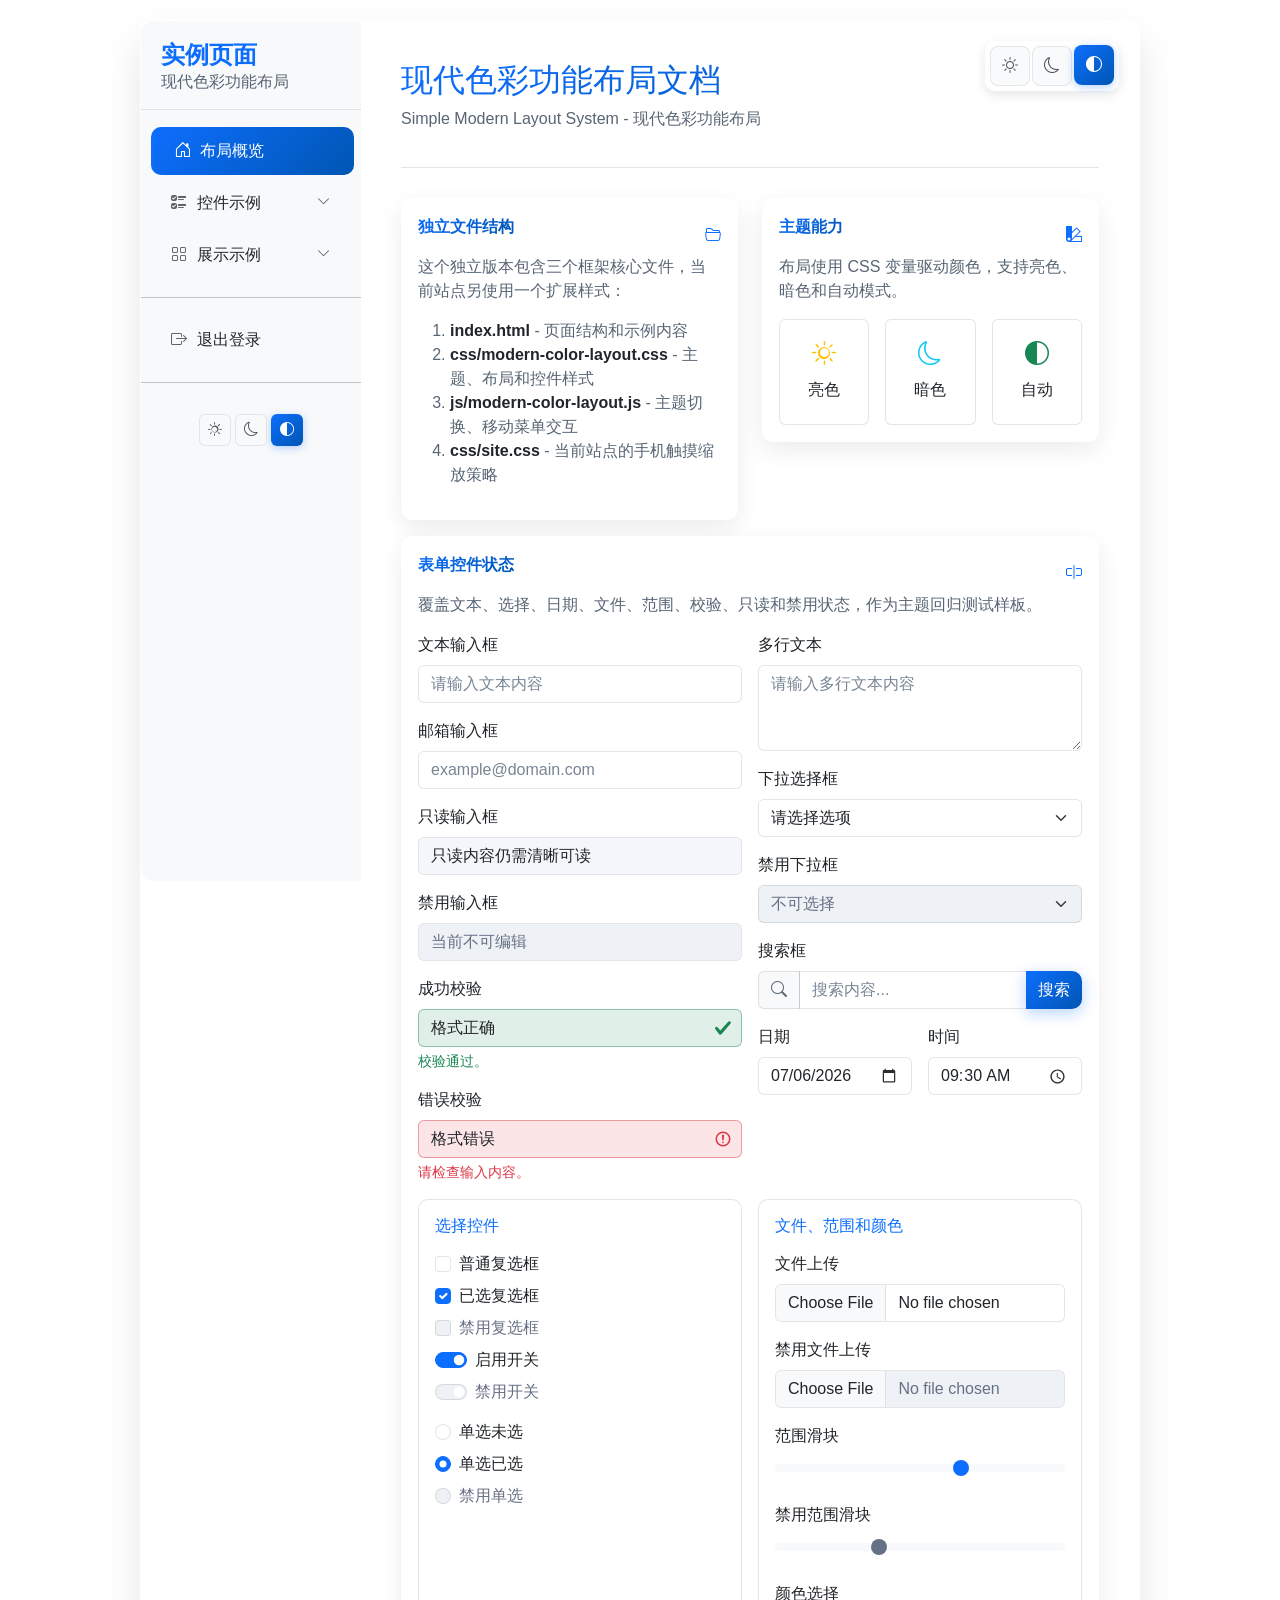
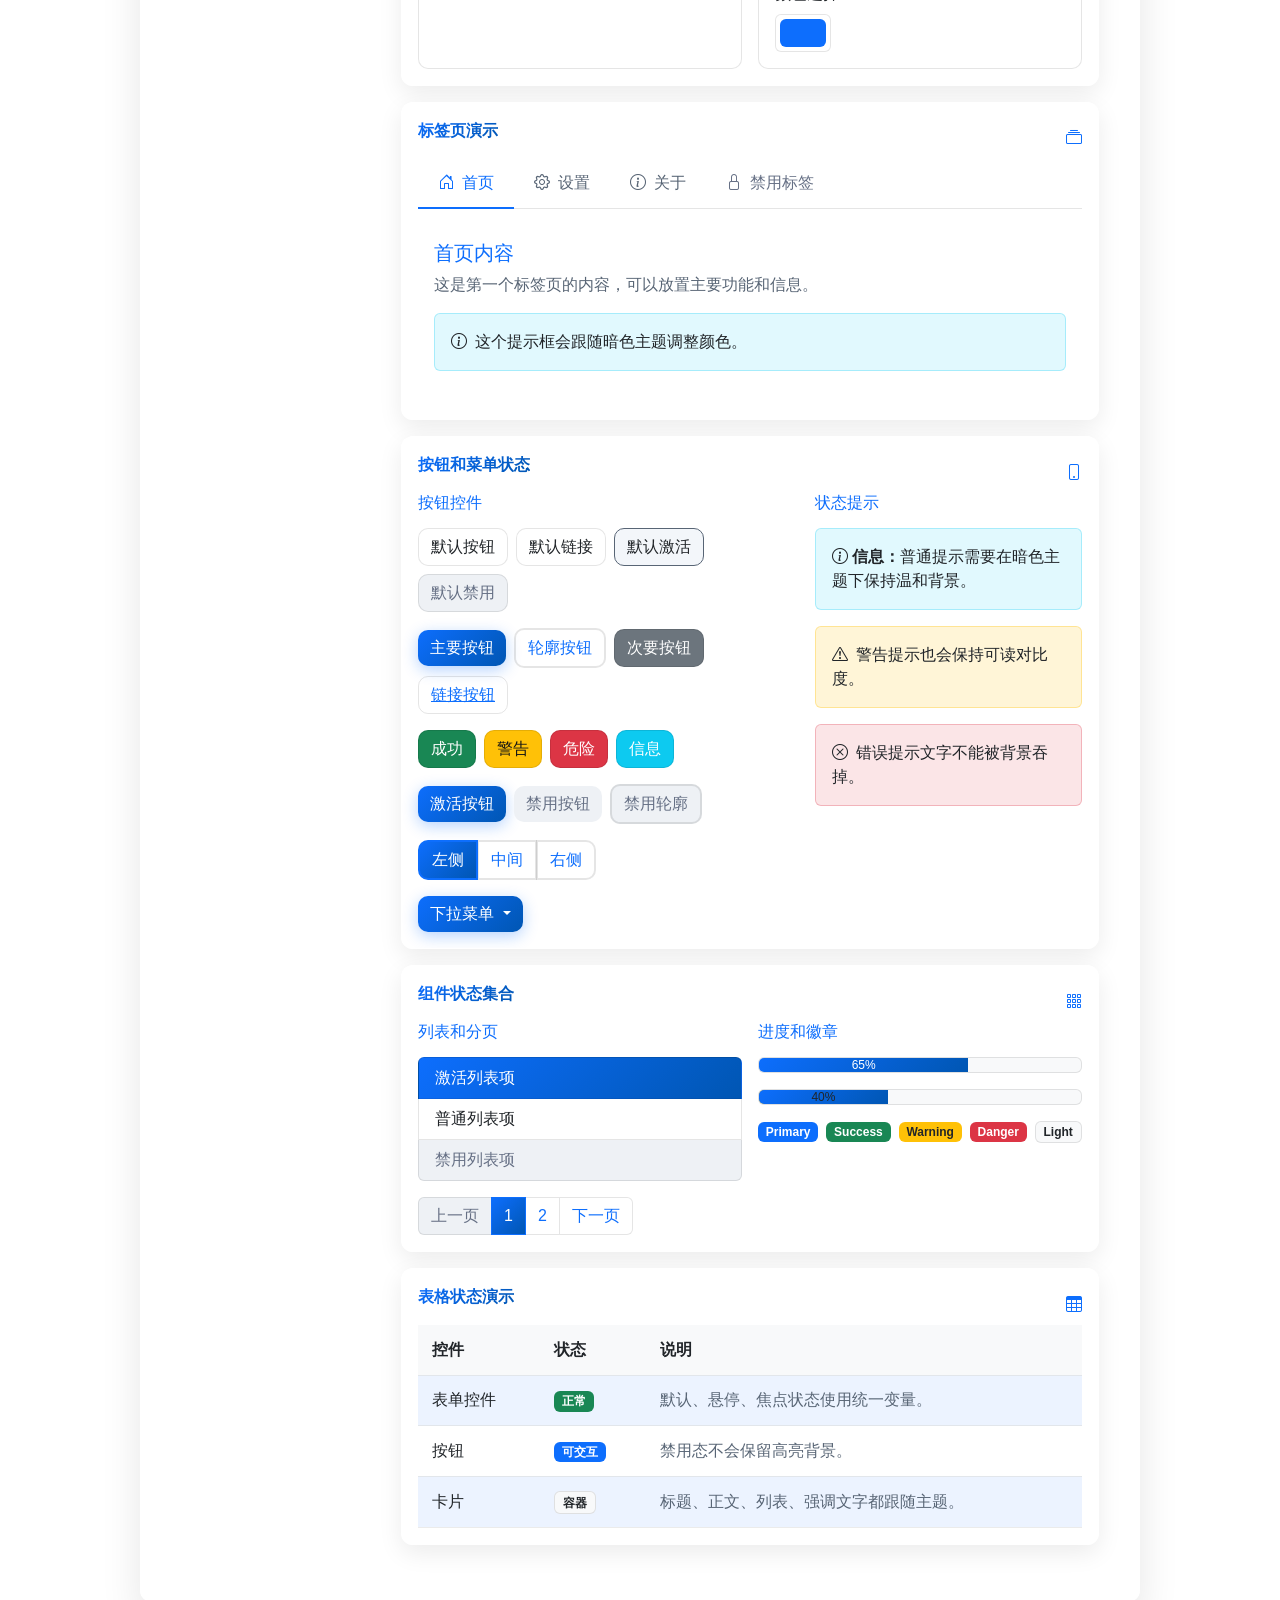
<file: index.html>
﻿<!doctype html>
<html lang="zh-CN">
<head>
    <meta charset="utf-8">
    <meta name="viewport" content="width=device-width, initial-scale=1.0, minimum-scale=1.0, maximum-scale=1.0, user-scalable=no">
    <title>Modern Color Layout Demo</title>
    <link href="https://cdn.jsdelivr.net/npm/bootstrap@5.3.3/dist/css/bootstrap.min.css" rel="stylesheet">
    <link href="https://cdn.jsdelivr.net/npm/bootstrap-icons@1.11.3/font/bootstrap-icons.min.css" rel="stylesheet">
    <link href="css/modern-color-layout.css?v=18" rel="stylesheet">
    <link href="css/site.css?v=1" rel="stylesheet">
</head>
<body>
    <div id="content">
        <div class="theme-toggle-group">
            <button class="theme-btn" data-theme="light" title="亮色模式" type="button">
                <i class="bi bi-sun"></i>
            </button>
            <button class="theme-btn" data-theme="dark" title="暗色模式" type="button">
                <i class="bi bi-moon"></i>
            </button>
            <button class="theme-btn" data-theme="auto" title="自动模式" type="button">
                <i class="bi bi-circle-half"></i>
            </button>
        </div>

        <button id="toggle-menu" class="btn btn-primary" type="button" aria-label="打开菜单">
            <i class="bi bi-list"></i>
        </button>

        <div class="content-wrapper">
            <nav id="menu" aria-label="主菜单">
                <div class="menu-header">
                    <h3>实例页面</h3>
                    <div class="text-secondary">现代色彩功能布局</div>
                </div>
                <a href="#overview" class="menu-item active">
                    <i class="bi bi-house-door"></i>布局概览
                </a>
                <div class="menu-group">
                    <button class="menu-item menu-submenu-toggle" type="button" aria-controls="controls-submenu">
                        <span><i class="bi bi-ui-checks"></i>控件示例</span>
                        <i class="bi bi-chevron-down menu-submenu-arrow"></i>
                    </button>
                    <div id="controls-submenu" class="menu-submenu">
                        <a href="#forms" class="menu-item">
                            <i class="bi bi-input-cursor"></i>表单控件
                        </a>
                        <a href="#tabs" class="menu-item">
                            <i class="bi bi-collection"></i>标签页
                        </a>
                        <a href="#buttons" class="menu-item">
                            <i class="bi bi-ui-checks-grid"></i>按钮控件
                        </a>
                    </div>
                </div>
                <div class="menu-group">
                    <button class="menu-item menu-submenu-toggle" type="button" aria-controls="display-submenu">
                        <span><i class="bi bi-grid"></i>展示示例</span>
                        <i class="bi bi-chevron-down menu-submenu-arrow"></i>
                    </button>
                    <div id="display-submenu" class="menu-submenu">
                        <a href="#components" class="menu-item">
                            <i class="bi bi-grid-3x3-gap"></i>组件状态
                        </a>
                        <a href="#data" class="menu-item">
                            <i class="bi bi-table"></i>数据展示
                        </a>
                    </div>
                </div>
                <hr>
                <a href="javascript:void(0);" class="menu-item">
                    <i class="bi bi-box-arrow-right"></i>退出登录
                </a>
                <hr>
                <div class="theme-menu-buttons">
                    <button class="theme-menu-btn" data-theme="light" title="亮色模式" type="button">
                        <i class="bi bi-sun"></i>
                    </button>
                    <button class="theme-menu-btn" data-theme="dark" title="暗色模式" type="button">
                        <i class="bi bi-moon"></i>
                    </button>
                    <button class="theme-menu-btn" data-theme="auto" title="自动模式" type="button">
                        <i class="bi bi-circle-half"></i>
                    </button>
                </div>
            </nav>

            <main class="content-main">
                <header id="overview" class="content-header">
                    <h1>现代色彩功能布局文档</h1>
                    <p class="text-secondary mt-2">Simple Modern Layout System - 现代色彩功能布局</p>
                </header>

                <section class="row">
                    <div class="col-md-6 pb-3">
                        <div class="card p-3" style="--animation-order: 1;">
                            <div class="d-flex justify-content-between align-items-center">
                                <div class="mb-3 b text-gradient">独立文件结构</div>
                                <i class="bi bi-folder2-open text-primary"></i>
                            </div>
                            <p class="text-secondary">这个独立版本包含三个框架核心文件，当前站点另使用一个扩展样式：</p>
                            <ol class="text-secondary">
                                <li><strong>index.html</strong> - 页面结构和示例内容</li>
                                <li><strong>css/modern-color-layout.css</strong> - 主题、布局和控件样式</li>
                                <li><strong>js/modern-color-layout.js</strong> - 主题切换、移动菜单交互</li>
                                <li><strong>css/site.css</strong> - 当前站点的手机触摸缩放策略</li>
                            </ol>
                        </div>
                    </div>

                    <div class="col-md-6 pb-3">
                        <div class="card p-3" style="--animation-order: 2;">
                            <div class="d-flex justify-content-between align-items-center">
                                <div class="mb-3 b text-gradient">主题能力</div>
                                <i class="bi bi-palette2 text-primary"></i>
                            </div>
                            <p class="text-secondary">布局使用 CSS 变量驱动颜色，支持亮色、暗色和自动模式。</p>
                            <div class="row g-3">
                                <div class="col-4">
                                    <div class="text-center p-3 border rounded">
                                        <i class="bi bi-sun text-warning" style="font-size: 1.5rem;"></i>
                                        <h6 class="mt-2">亮色</h6>
                                    </div>
                                </div>
                                <div class="col-4">
                                    <div class="text-center p-3 border rounded">
                                        <i class="bi bi-moon text-info" style="font-size: 1.5rem;"></i>
                                        <h6 class="mt-2">暗色</h6>
                                    </div>
                                </div>
                                <div class="col-4">
                                    <div class="text-center p-3 border rounded">
                                        <i class="bi bi-circle-half text-success" style="font-size: 1.5rem;"></i>
                                        <h6 class="mt-2">自动</h6>
                                    </div>
                                </div>
                            </div>
                        </div>
                    </div>
                </section>

                <section id="forms" class="pb-3">
                    <div class="card p-3" style="--animation-order: 3;">
                        <div class="d-flex justify-content-between align-items-center">
                            <div class="mb-3 b text-gradient">表单控件状态</div>
                            <i class="bi bi-input-cursor text-primary"></i>
                        </div>
                        <p class="text-secondary">覆盖文本、选择、日期、文件、范围、校验、只读和禁用状态，作为主题回归测试样板。</p>
                        <div class="row g-3">
                            <div class="col-lg-6">
                                <div class="mb-3">
                                    <label for="textInput" class="form-label">文本输入框</label>
                                    <input type="text" class="form-control" id="textInput" placeholder="请输入文本内容">
                                </div>
                                <div class="mb-3">
                                    <label for="emailInput" class="form-label">邮箱输入框</label>
                                    <input type="email" class="form-control" id="emailInput" placeholder="example@domain.com">
                                </div>
                                <div class="mb-3">
                                    <label for="readonlyInput" class="form-label">只读输入框</label>
                                    <input type="text" class="form-control" id="readonlyInput" value="只读内容仍需清晰可读" readonly>
                                </div>
                                <div class="mb-3">
                                    <label for="disabledInput" class="form-label">禁用输入框</label>
                                    <input type="text" class="form-control" id="disabledInput" value="当前不可编辑" disabled>
                                </div>
                                <div class="mb-3">
                                    <label for="validInput" class="form-label">成功校验</label>
                                    <input type="text" class="form-control is-valid" id="validInput" value="格式正确">
                                    <div class="valid-feedback">校验通过。</div>
                                </div>
                                <div>
                                    <label for="invalidInput" class="form-label">错误校验</label>
                                    <input type="text" class="form-control is-invalid" id="invalidInput" value="格式错误">
                                    <div class="invalid-feedback">请检查输入内容。</div>
                                </div>
                            </div>
                            <div class="col-lg-6">
                                <div class="mb-3">
                                    <label for="textareaInput" class="form-label">多行文本</label>
                                    <textarea class="form-control" id="textareaInput" rows="3" placeholder="请输入多行文本内容"></textarea>
                                </div>
                                <div class="mb-3">
                                    <label for="selectInput" class="form-label">下拉选择框</label>
                                    <select class="form-select" id="selectInput">
                                        <option value="">请选择选项</option>
                                        <option value="1">选项一</option>
                                        <option value="2">选项二</option>
                                        <option value="3">选项三</option>
                                    </select>
                                </div>
                                <div class="mb-3">
                                    <label for="selectDisabled" class="form-label">禁用下拉框</label>
                                    <select class="form-select" id="selectDisabled" disabled>
                                        <option>不可选择</option>
                                    </select>
                                </div>
                                <div class="mb-3">
                                    <label class="form-label">搜索框</label>
                                    <div class="input-group">
                                        <span class="input-group-text"><i class="bi bi-search"></i></span>
                                        <input type="text" class="form-control" placeholder="搜索内容...">
                                        <button class="btn btn-primary" type="button">
                                            搜索
                                        </button>
                                    </div>
                                </div>
                                <div class="row g-3">
                                    <div class="col-sm-6">
                                        <label for="dateInput" class="form-label">日期</label>
                                        <input type="date" class="form-control" id="dateInput" value="2026-07-06">
                                    </div>
                                    <div class="col-sm-6">
                                        <label for="timeInput" class="form-label">时间</label>
                                        <input type="time" class="form-control" id="timeInput" value="09:30">
                                    </div>
                                </div>
                            </div>
                            <div class="col-lg-6">
                                <div class="control-panel h-100">
                                    <h6 class="text-primary mb-3">选择控件</h6>
                                    <div class="form-check mb-2">
                                        <input class="form-check-input" type="checkbox" id="checkboxDefault">
                                        <label class="form-check-label" for="checkboxDefault">普通复选框</label>
                                    </div>
                                    <div class="form-check mb-2">
                                        <input class="form-check-input" type="checkbox" id="checkboxChecked" checked>
                                        <label class="form-check-label" for="checkboxChecked">已选复选框</label>
                                    </div>
                                    <div class="form-check mb-2">
                                        <input class="form-check-input" type="checkbox" id="checkboxDisabled" disabled>
                                        <label class="form-check-label" for="checkboxDisabled">禁用复选框</label>
                                    </div>
                                    <div class="form-check form-switch mb-2">
                                        <input class="form-check-input" type="checkbox" id="switch1" checked>
                                        <label class="form-check-label" for="switch1">启用开关</label>
                                    </div>
                                    <div class="form-check form-switch mb-3">
                                        <input class="form-check-input" type="checkbox" id="switchDisabled" checked disabled>
                                        <label class="form-check-label" for="switchDisabled">禁用开关</label>
                                    </div>
                                    <div class="form-check mb-2">
                                        <input class="form-check-input" type="radio" name="radioDemo" id="radioDefault">
                                        <label class="form-check-label" for="radioDefault">单选未选</label>
                                    </div>
                                    <div class="form-check mb-2">
                                        <input class="form-check-input" type="radio" name="radioDemo" id="radioChecked" checked>
                                        <label class="form-check-label" for="radioChecked">单选已选</label>
                                    </div>
                                    <div class="form-check">
                                        <input class="form-check-input" type="radio" name="radioDisabled" id="radioDisabled" disabled>
                                        <label class="form-check-label" for="radioDisabled">禁用单选</label>
                                    </div>
                                </div>
                            </div>
                            <div class="col-lg-6">
                                <div class="control-panel h-100">
                                    <h6 class="text-primary mb-3">文件、范围和颜色</h6>
                                    <div class="mb-3">
                                        <label for="fileInput" class="form-label">文件上传</label>
                                        <input class="form-control" type="file" id="fileInput">
                                    </div>
                                    <div class="mb-3">
                                        <label for="fileDisabled" class="form-label">禁用文件上传</label>
                                        <input class="form-control" type="file" id="fileDisabled" disabled>
                                    </div>
                                    <div class="mb-3">
                                        <label for="rangeInput" class="form-label">范围滑块</label>
                                        <input type="range" class="form-range" id="rangeInput" min="0" max="100" value="65">
                                    </div>
                                    <div class="mb-3">
                                        <label for="rangeDisabled" class="form-label">禁用范围滑块</label>
                                        <input type="range" class="form-range" id="rangeDisabled" min="0" max="100" value="35" disabled>
                                    </div>
                                    <label for="colorInput" class="form-label">颜色选择</label>
                                    <input type="color" class="form-control form-control-color" id="colorInput" value="#0d6efd" title="选择颜色">
                                </div>
                            </div>
                        </div>
                    </div>
                </section>

                <section id="tabs" class="pb-3">
                    <div class="card p-3" style="--animation-order: 4;">
                        <div class="d-flex justify-content-between align-items-center">
                            <div class="mb-3 b text-gradient">标签页演示</div>
                            <i class="bi bi-collection text-primary"></i>
                        </div>
                        <ul class="nav nav-tabs" id="demoTabs" role="tablist">
                            <li class="nav-item" role="presentation">
                                <button class="nav-link active" data-bs-toggle="tab" data-bs-target="#tab-home" type="button" role="tab">
                                    <i class="bi bi-house-door me-2"></i>首页
                                </button>
                            </li>
                            <li class="nav-item" role="presentation">
                                <button class="nav-link" data-bs-toggle="tab" data-bs-target="#tab-settings" type="button" role="tab">
                                    <i class="bi bi-gear me-2"></i>设置
                                </button>
                            </li>
                            <li class="nav-item" role="presentation">
                                <button class="nav-link" data-bs-toggle="tab" data-bs-target="#tab-about" type="button" role="tab">
                                    <i class="bi bi-info-circle me-2"></i>关于
                                </button>
                            </li>
                            <li class="nav-item" role="presentation">
                                <button class="nav-link" data-bs-toggle="tab" data-bs-target="#tab-disabled" type="button" role="tab" disabled>
                                    <i class="bi bi-lock me-2"></i>禁用标签
                                </button>
                            </li>
                        </ul>
                        <div class="tab-content mt-3">
                            <div class="tab-pane fade show active" id="tab-home" role="tabpanel">
                                <div class="p-3">
                                    <h5 class="text-primary">首页内容</h5>
                                    <p class="text-secondary">这是第一个标签页的内容，可以放置主要功能和信息。</p>
                                    <div class="alert alert-info">
                                        <i class="bi bi-info-circle me-2"></i>这个提示框会跟随暗色主题调整颜色。
                                    </div>
                                </div>
                            </div>
                            <div class="tab-pane fade" id="tab-settings" role="tabpanel">
                                <div class="p-3">
                                    <h5 class="text-primary">设置页面</h5>
                                    <div class="form-check form-switch mb-2">
                                        <input class="form-check-input" type="checkbox" id="setting1" checked>
                                        <label class="form-check-label" for="setting1">启用通知</label>
                                    </div>
                                    <div class="form-check form-switch mb-2">
                                        <input class="form-check-input" type="checkbox" id="setting2">
                                        <label class="form-check-label" for="setting2">调试模式</label>
                                    </div>
                                </div>
                            </div>
                            <div class="tab-pane fade" id="tab-about" role="tabpanel">
                                <div class="p-3">
                                    <h5 class="text-primary">关于页面</h5>
                                    <p class="text-secondary">这个独立版来自 Silmoon 模板项目的 ModernColorDemo 布局。</p>
                                    <div class="alert alert-success">
                                        <i class="bi bi-check-circle me-2"></i>Bootstrap 组件可直接继续使用。
                                    </div>
                                </div>
                            </div>
                            <div class="tab-pane fade" id="tab-disabled" role="tabpanel">
                                <div class="p-3">
                                    <h5 class="text-primary">禁用标签</h5>
                                    <p class="text-secondary">这个标签不可进入，用于检查禁用态。</p>
                                </div>
                            </div>
                        </div>
                    </div>
                </section>

                <section id="buttons" class="pb-3">
                    <div class="card p-3 glass-effect" style="--animation-order: 5;">
                        <div class="d-flex justify-content-between align-items-center">
                            <div class="mb-3 b text-gradient">按钮和菜单状态</div>
                            <i class="bi bi-phone text-primary"></i>
                        </div>
                        <div class="row g-3">
                            <div class="col-lg-7">
                                <h6 class="text-primary mb-3">按钮控件</h6>
                                <div class="control-row mb-3">
                                    <button type="button" class="btn">默认按钮</button>
                                    <a href="#buttons" class="btn">默认链接</a>
                                    <button type="button" class="btn active" aria-pressed="true">默认激活</button>
                                    <button type="button" class="btn" disabled>默认禁用</button>
                                </div>
                                <div class="control-row mb-3">
                                    <button type="button" class="btn btn-primary">主要按钮</button>
                                    <button type="button" class="btn btn-outline-primary">轮廓按钮</button>
                                    <button type="button" class="btn btn-secondary">次要按钮</button>
                                    <button type="button" class="btn btn-link">链接按钮</button>
                                </div>
                                <div class="control-row mb-3">
                                    <button type="button" class="btn btn-success">成功</button>
                                    <button type="button" class="btn btn-warning">警告</button>
                                    <button type="button" class="btn btn-danger">危险</button>
                                    <button type="button" class="btn btn-info">信息</button>
                                </div>
                                <div class="control-row mb-3">
                                    <button type="button" class="btn btn-primary active">激活按钮</button>
                                    <button type="button" class="btn btn-primary" disabled>禁用按钮</button>
                                    <button type="button" class="btn btn-outline-primary" disabled>禁用轮廓</button>
                                </div>
                                <div class="btn-group mb-3" role="group" aria-label="按钮组">
                                    <button type="button" class="btn btn-outline-primary active">左侧</button>
                                    <button type="button" class="btn btn-outline-primary">中间</button>
                                    <button type="button" class="btn btn-outline-primary">右侧</button>
                                </div>
                                <div class="dropdown">
                                    <button class="btn btn-primary dropdown-toggle" type="button" data-bs-toggle="dropdown" aria-expanded="false">
                                        下拉菜单
                                    </button>
                                    <ul class="dropdown-menu">
                                        <li><a class="dropdown-item active" href="#">当前操作</a></li>
                                        <li><a class="dropdown-item" href="#">普通操作</a></li>
                                        <li><a class="dropdown-item disabled" aria-disabled="true">禁用操作</a></li>
                                        <li><hr class="dropdown-divider"></li>
                                        <li><a class="dropdown-item" href="#">更多操作</a></li>
                                    </ul>
                                </div>
                            </div>
                            <div class="col-lg-5">
                                <h6 class="text-primary mb-3">状态提示</h6>
                                <div class="alert alert-info">
                                    <i class="bi bi-info-circle"></i>
                                    <strong>信息：</strong>普通提示需要在暗色主题下保持温和背景。
                                </div>
                                <div class="alert alert-warning">
                                    <i class="bi bi-exclamation-triangle me-2"></i>警告提示也会保持可读对比度。
                                </div>
                                <div class="alert alert-danger mb-0">
                                    <i class="bi bi-x-circle me-2"></i>错误提示文字不能被背景吞掉。
                                </div>
                            </div>
                        </div>
                    </div>
                </section>

                <section id="components" class="pb-3">
                    <div class="card p-3" style="--animation-order: 6;">
                        <div class="d-flex justify-content-between align-items-center">
                            <div class="mb-3 b text-gradient">组件状态集合</div>
                            <i class="bi bi-grid-3x3-gap text-primary"></i>
                        </div>
                        <div class="row g-3">
                            <div class="col-lg-6">
                                <h6 class="text-primary mb-3">列表和分页</h6>
                                <div class="list-group mb-3">
                                    <a href="#" class="list-group-item list-group-item-action active">激活列表项</a>
                                    <a href="#" class="list-group-item list-group-item-action">普通列表项</a>
                                    <a href="#" class="list-group-item list-group-item-action disabled" aria-disabled="true">禁用列表项</a>
                                </div>
                                <nav aria-label="分页示例">
                                    <ul class="pagination mb-0">
                                        <li class="page-item disabled"><a class="page-link">上一页</a></li>
                                        <li class="page-item active"><a class="page-link" href="#">1</a></li>
                                        <li class="page-item"><a class="page-link" href="#">2</a></li>
                                        <li class="page-item"><a class="page-link" href="#">下一页</a></li>
                                    </ul>
                                </nav>
                            </div>
                            <div class="col-lg-6">
                                <h6 class="text-primary mb-3">进度和徽章</h6>
                                <div class="progress mb-3" role="progressbar" aria-label="进度条" aria-valuenow="65" aria-valuemin="0" aria-valuemax="100">
                                    <div class="progress-bar" style="width: 65%;">65%</div>
                                </div>
                                <div class="progress mb-3" role="progressbar" aria-label="警告进度" aria-valuenow="40" aria-valuemin="0" aria-valuemax="100">
                                    <div class="progress-bar bg-warning text-dark" style="width: 40%;">40%</div>
                                </div>
                                <div class="control-row">
                                    <span class="badge bg-primary">Primary</span>
                                    <span class="badge bg-success">Success</span>
                                    <span class="badge bg-warning text-dark">Warning</span>
                                    <span class="badge bg-danger">Danger</span>
                                    <span class="badge text-bg-light">Light</span>
                                </div>
                            </div>
                        </div>
                    </div>
                </section>

                <section id="data" class="pb-3">
                    <div class="card p-3" style="--animation-order: 6;">
                        <div class="d-flex justify-content-between align-items-center">
                            <div class="mb-3 b text-gradient">表格状态演示</div>
                            <i class="bi bi-table text-primary"></i>
                        </div>
                        <div class="table-responsive">
                            <table class="table table-striped table-hover align-middle mb-0">
                                <thead>
                                    <tr>
                                        <th>控件</th>
                                        <th>状态</th>
                                        <th>说明</th>
                                    </tr>
                                </thead>
                                <tbody>
                                    <tr>
                                        <td>表单控件</td>
                                        <td><span class="badge bg-success">正常</span></td>
                                        <td class="text-secondary">默认、悬停、焦点状态使用统一变量。</td>
                                    </tr>
                                    <tr>
                                        <td>按钮</td>
                                        <td><span class="badge bg-primary">可交互</span></td>
                                        <td class="text-secondary">禁用态不会保留高亮背景。</td>
                                    </tr>
                                    <tr>
                                        <td>卡片</td>
                                        <td><span class="badge text-bg-light">容器</span></td>
                                        <td class="text-secondary">标题、正文、列表、强调文字都跟随主题。</td>
                                    </tr>
                                </tbody>
                            </table>
                        </div>
                    </div>
                </section>
            </main>
        </div>
    </div>

    <script src="https://cdn.jsdelivr.net/npm/bootstrap@5.3.3/dist/js/bootstrap.bundle.min.js"></script>
    <script src="js/modern-color-layout.js?v=18"></script>
</body>
</html>
</file>
<file: css/modern-color-layout.css>
﻿/*
 * Modern Color Layout
 * Standalone extraction from:
 * Silmoon.AspNetCore.FullFunctionTemplate / Pages / ModernColorDemo.cshtml
 *
 * Copy this file with js/modern-color-layout.js and the HTML layout shell.
 * Bootstrap 5 and Bootstrap Icons are expected by the demo markup.
 */

:root,
:root[data-theme="light"] {
    --primary-color: #0d6efd;
    --success-color: #198754;
    --content-max-width: 1200px;
    --border-radius: 10px;
    --card-border-radius: 12px;
    --menu-width: 220px;
    --mobile-menu-top: 78px;
    --mobile-menu-gap: 10px;
    --mobile-edge-offset: 20px;
    /* 亮色主题变量（默认） */
    --bg-primary: #ffffff;
    --bg-secondary: #f8f9fa;
    --bg-tertiary: rgba(255, 255, 255, 0.95);
    --text-primary: #212529;
    --text-secondary: #586575;
    --border-color: rgba(0, 0, 0, 0.1);
    --border-light: rgba(255, 255, 255, 0.2);
    --shadow-color: rgba(0, 0, 0, 0.1);
    --shadow-light: rgba(0, 0, 0, 0.08);
    --shadow-hover: rgba(0, 0, 0, 0.15);
    --card-bg: rgba(255, 255, 255, 0.98);
    --menu-bg-color: rgba(248, 249, 250, 0.95);
    --menu-bg-hover: rgba(248, 249, 250, 0.98);
    --interactive-bg: #ffffff;
    --interactive-bg-hover: #f3f6fa;
    --interactive-bg-focus: #ffffff;
    --interactive-bg-disabled: #eef1f5;
    --interactive-text-disabled: #667085;
    --choice-bg: #ffffff;
    --choice-bg-hover: #f3f6fa;
    --choice-bg-disabled: #eef1f5;
    --control-color-scheme: light;
    --native-indicator-filter: none;
    --focus-ring-color: rgba(13, 110, 253, 0.24);
    --placeholder-color: #788594;
    --link-color: #0d6efd;
    --panel-bg: rgba(255, 255, 255, 0.86);
    --panel-bg-hover: rgba(255, 255, 255, 0.96);
    --active-bg: linear-gradient(135deg, var(--primary-color), #0056b3);
    --active-shadow: rgba(13, 110, 253, 0.3);
    --success-soft-bg: rgba(25, 135, 84, 0.13);
    --success-soft-border: rgba(25, 135, 84, 0.5);
    --danger-soft-bg: rgba(220, 53, 69, 0.13);
    --danger-soft-border: rgba(220, 53, 69, 0.5);
    --table-head-bg: rgba(248, 249, 250, 0.92);
    --table-row-bg: rgba(255, 255, 255, 0.76);
    --table-row-alt-bg: rgba(13, 110, 253, 0.04);
    --table-row-hover-bg: rgba(13, 110, 253, 0.08);
    --table-border-color: rgba(0, 0, 0, 0.08);
}

/* 暗色主题 - 系统偏好暗色或手动设置暗色 */
@media (prefers-color-scheme: dark) {
    :root:not([data-theme]) {
        --bg-primary: #1a1a1a;
        --bg-secondary: #2d2d2d;
        --bg-tertiary: rgba(45, 45, 45, 0.95);
        --text-primary: #e9ecef;
        --text-secondary: #adb5bd;
        --border-color: rgba(255, 255, 255, 0.1);
        --border-light: rgba(255, 255, 255, 0.1);
        --shadow-color: rgba(0, 0, 0, 0.3);
        --shadow-light: rgba(0, 0, 0, 0.2);
        --shadow-hover: rgba(0, 0, 0, 0.4);
        --card-bg: rgba(45, 45, 45, 0.9);
        --menu-bg-color: rgba(45, 45, 45, 0.95);
        --menu-bg-hover: rgba(45, 45, 45, 0.98);
        --interactive-bg: #171717;
        --interactive-bg-hover: #222;
        --interactive-bg-focus: #202020;
        --interactive-bg-disabled: #242424;
        --interactive-text-disabled: #9aa4b2;
        --choice-bg: #3a3a3a;
        --choice-bg-hover: #444;
        --choice-bg-disabled: #2b2b2b;
        --control-color-scheme: dark;
        --native-indicator-filter: invert(1) brightness(1.35);
        --focus-ring-color: rgba(67, 147, 255, 0.32);
        --placeholder-color: #8e99a7;
        --link-color: #64a6ff;
        --panel-bg: rgba(255, 255, 255, 0.04);
        --panel-bg-hover: rgba(255, 255, 255, 0.07);
        --success-soft-bg: rgba(25, 135, 84, 0.16);
        --success-soft-border: rgba(75, 190, 135, 0.55);
        --danger-soft-bg: rgba(220, 53, 69, 0.16);
        --danger-soft-border: rgba(255, 112, 128, 0.55);
        --table-head-bg: rgba(255, 255, 255, 0.055);
        --table-row-bg: rgba(255, 255, 255, 0.035);
        --table-row-alt-bg: rgba(255, 255, 255, 0.055);
        --table-row-hover-bg: rgba(13, 110, 253, 0.12);
        --table-border-color: rgba(255, 255, 255, 0.09);
    }
}

:root[data-theme="dark"] {
    --bg-primary: #1a1a1a;
    --bg-secondary: #2d2d2d;
    --bg-tertiary: rgba(45, 45, 45, 0.95);
    --text-primary: #e9ecef;
    --text-secondary: #adb5bd;
    --border-color: rgba(255, 255, 255, 0.1);
    --border-light: rgba(255, 255, 255, 0.1);
    --shadow-color: rgba(0, 0, 0, 0.3);
    --shadow-light: rgba(0, 0, 0, 0.2);
    --shadow-hover: rgba(0, 0, 0, 0.4);
    --card-bg: rgba(45, 45, 45, 0.9);
    --menu-bg-color: rgba(45, 45, 45, 0.95);
    --menu-bg-hover: rgba(45, 45, 45, 0.98);
    --interactive-bg: #171717;
    --interactive-bg-hover: #222;
    --interactive-bg-focus: #202020;
    --interactive-bg-disabled: #242424;
    --interactive-text-disabled: #9aa4b2;
    --choice-bg: #3a3a3a;
    --choice-bg-hover: #444;
    --choice-bg-disabled: #2b2b2b;
    --control-color-scheme: dark;
    --native-indicator-filter: invert(1) brightness(1.35);
    --focus-ring-color: rgba(67, 147, 255, 0.32);
    --placeholder-color: #8e99a7;
    --link-color: #64a6ff;
    --panel-bg: rgba(255, 255, 255, 0.04);
    --panel-bg-hover: rgba(255, 255, 255, 0.07);
    --success-soft-bg: rgba(25, 135, 84, 0.16);
    --success-soft-border: rgba(75, 190, 135, 0.55);
    --danger-soft-bg: rgba(220, 53, 69, 0.16);
    --danger-soft-border: rgba(255, 112, 128, 0.55);
    --table-head-bg: rgba(255, 255, 255, 0.055);
    --table-row-bg: rgba(255, 255, 255, 0.035);
    --table-row-alt-bg: rgba(255, 255, 255, 0.055);
    --table-row-hover-bg: rgba(13, 110, 253, 0.12);
    --table-border-color: rgba(255, 255, 255, 0.09);
}

/* 主题切换动画 */
* {
    transition: background-color 0.3s ease, color 0.3s ease, border-color 0.3s ease, box-shadow 0.3s ease;
}

body {
    min-height: 100vh;
    overflow-x: hidden;
    position: relative;
    background: var(--bg-primary);
    color: var(--text-primary);
    font-family: -apple-system, BlinkMacSystemFont, "Segoe UI", Roboto, "Helvetica Neue", Arial, sans-serif;
    padding: 20px;
}

#menu {
    width: var(--menu-width);
    flex: 0 0 var(--menu-width);
    background: var(--menu-bg-color);
    backdrop-filter: blur(10px);
    color: var(--text-primary);
    padding: 20px 0;
    border-radius: var(--card-border-radius) 0 0 var(--card-border-radius);
    min-height: calc(100vh - 40px);
    max-height: calc(100vh - 40px);
    display: flex;
    flex-direction: column;
    align-self: flex-start;
    position: sticky;
    top: 20px;
    overflow-x: hidden;
    overflow-y: auto;
    z-index: 20;
}

.menu-header {
    padding: 0 20px 15px 20px;
    border-bottom: 1px solid var(--border-color);
    margin-bottom: 15px;
}

    .menu-header h3 {
        color: var(--primary-color);
        font-size: 1.5rem;
        margin: 0;
        font-weight: 600;
    }

#menu .menu-item {
    color: var(--text-primary);
    text-decoration: none;
    display: flex;
    align-items: center;
    padding: 12px 20px;
    font-size: 0.95rem;
    transition: all 0.3s ease;
    border-left: 3px solid transparent;
    border-top: 0;
    border-right: 0;
    border-bottom: 0;
    position: relative;
    overflow: hidden;
    margin: 2px 10px 2px 7px;
    border-radius: var(--border-radius);
    width: calc(100% - 17px);
    background: transparent;
    appearance: none;
    -webkit-appearance: none;
    font: inherit;
    text-align: left;
    cursor: pointer;
}

#menu button.menu-item {
    background-color: transparent;
    box-shadow: none;
}

    #menu .menu-item i {
        margin-right: 10px;
        font-size: 1rem;
        transition: transform 0.3s ease;
        opacity: 0.7;
    }

#menu .menu-item:hover,
#menu .menu-item.active {
    background: var(--active-bg);
    border-left: 3px solid var(--primary-color);
    color: white;
    transform: translateX(3px);
}

        #menu .menu-item:hover i, #menu .menu-item.active i {
            transform: scale(1.05);
            color: white;
            opacity: 1;
        }

    #menu .menu-item.active {
        font-weight: 500;
    }

.menu-submenu-toggle {
    justify-content: space-between;
}

    .menu-submenu-toggle .menu-submenu-arrow {
        margin-right: 0 !important;
        margin-left: auto;
        font-size: 0.85rem !important;
    }

    .menu-submenu-toggle[aria-expanded="true"] .menu-submenu-arrow {
        transform: rotate(180deg);
        opacity: 1;
    }

    .menu-submenu-toggle.child-active {
        color: var(--link-color);
        background-color: var(--panel-bg);
    }

.menu-submenu {
    max-height: 0;
    overflow: hidden;
    margin: 0 10px 0 7px;
    padding-left: 14px;
    border-left: 1px solid var(--border-color);
    transition: max-height 0.25s ease, margin 0.25s ease;
}

    .menu-submenu.open {
        max-height: 260px;
        margin-top: 2px;
        margin-bottom: 4px;
    }

    .menu-submenu .menu-item {
        width: calc(100% - 4px);
        margin: 1px 0;
        padding: 9px 12px;
        font-size: 0.88rem;
    }

        .menu-submenu .menu-item i {
            font-size: 0.9rem;
        }

#content {
    width: 100%;
    display: flex;
    justify-content: center;
}

.content-wrapper {
    max-width: var(--content-max-width);
    width: 100%;
    background: var(--bg-tertiary);
    backdrop-filter: blur(10px);
    border-radius: var(--card-border-radius);
    box-shadow: 0 20px 40px var(--shadow-color);
    border: 1px solid var(--border-light);
    animation: fadeIn 0.6s ease-out;
    display: flex;
    min-height: fit-content;
    overflow: visible;
    position: relative;
}

.content-main {
    flex: 1;
    min-width: 0;
    padding: 40px;
    min-height: fit-content;
    background: var(--bg-tertiary);
    border-radius: 0 var(--card-border-radius) var(--card-border-radius) 0;
}

.content-header {
    margin-bottom: 30px;
    padding-bottom: 20px;
    border-bottom: 1px solid var(--border-color);
}

    .content-header h1 {
        color: var(--text-secondary);
        font-size: 2rem;
        font-weight: 300;
        margin: 0;
        background: var(--active-bg);
        -webkit-background-clip: text;
        -webkit-text-fill-color: transparent;
        background-clip: text;
    }

#toggle-menu {
    display: none;
    position: fixed;
    top: 20px;
    right: 80px;
    left: auto;
    z-index: 1001;
    background: var(--active-bg);
    color: white;
    border: none;
    padding: 12px 16px;
    border-radius: var(--border-radius);
    cursor: pointer;
    box-shadow: 0 4px 15px rgba(0,0,0,0.2);
    transition: all 0.3s ease;
}

    #toggle-menu:hover {
        transform: translateY(-2px);
        box-shadow: 0 6px 20px rgba(0,0,0,0.3);
    }

    #toggle-menu:active {
        transform: translateY(0);
    }

.back-to-top {
    position: fixed;
    right: 20px;
    bottom: 20px;
    z-index: 1000;
    width: 44px;
    height: 44px;
    border: 0;
    border-radius: var(--border-radius);
    background: var(--active-bg);
    color: #fff;
    box-shadow: 0 4px 15px var(--active-shadow);
    display: flex;
    align-items: center;
    justify-content: center;
    cursor: pointer;
    opacity: 0;
    pointer-events: none;
    transform: translateY(10px);
    transition: opacity 0.2s ease, transform 0.2s ease, box-shadow 0.3s ease;
}

.back-to-top.visible {
    opacity: 1;
    pointer-events: auto;
    transform: translateY(0);
}

.back-to-top.visible:hover {
    transform: translateY(-2px);
    box-shadow: 0 6px 20px var(--active-shadow);
}

.card {
    border: none;
    border-radius: var(--card-border-radius);
    box-shadow: 0 8px 25px var(--shadow-light);
    transition: all 0.3s ease;
    background: var(--card-bg);
    backdrop-filter: blur(5px);
    border: 1px solid var(--border-light);
    position: relative;
    overflow: hidden;
    animation: fadeInUp 0.6s ease-out;
    animation-delay: calc(var(--animation-order, 0) * 0.1s);
}

    .card::before {
        content: '';
        position: absolute;
        top: 0;
        left: 0;
        right: 0;
        height: 3px;
        background: var(--active-bg);
        opacity: 0;
        transition: opacity 0.3s ease;
    }

    .card:hover {
        box-shadow: 0 12px 35px var(--shadow-hover);
    }

        .card:hover::before {
            opacity: 1;
        }

.card-body {
    padding: 1.5rem;
}

.card h2 {
    font-weight: 500;
    color: var(--text-secondary);
}

.card .card-title {
    font-size: 1rem;
    font-weight: 500;
}

.card .card-text {
    font-size: 0.875rem;
}

/* 主题切换按钮组 */
.theme-toggle-group {
    position: absolute;
    top: 20px;
    right: 20px;
    z-index: 1000;
    display: flex;
    gap: 2px;
    background: var(--bg-tertiary);
    border-radius: var(--border-radius);
    padding: 4px;
    box-shadow: 0 4px 12px var(--shadow-color);
    border: 1px solid var(--border-light);
    backdrop-filter: blur(10px);
}

.theme-btn,
.theme-menu-btn {
    background: var(--bg-secondary);
    color: var(--text-primary);
    border: 1px solid var(--border-color);
    display: flex;
    align-items: center;
    justify-content: center;
    cursor: pointer;
    transition: all 0.3s ease;
    opacity: 0.8;
}

.theme-btn {
    width: 40px;
    height: 40px;
    border-radius: calc(var(--border-radius) - 2px);
    font-size: 16px;
}

.theme-menu-btn {
    width: 32px;
    height: 32px;
    border-radius: 6px;
    font-size: 14px;
}

.theme-btn:hover,
.theme-menu-btn:hover {
    background: var(--bg-primary);
    opacity: 1;
}

.theme-btn:hover {
    transform: translateY(-1px);
}

.theme-btn.clicked,
.theme-menu-btn.clicked {
    transform: scale(0.95);
}

.theme-btn.active,
.theme-menu-btn.active {
    background: var(--active-bg) !important;
    color: white !important;
    box-shadow: 0 2px 8px var(--active-shadow) !important;
    opacity: 1 !important;
    border: none !important;
}

.theme-btn.active {
    transform: translateY(-1px) !important;
}

/* 移动端菜单主题切换 */
.theme-menu-buttons {
    display: flex;
    gap: 4px;
    justify-content: center;
    padding: 15px 20px;
}

/* 移动端隐藏主题切换按钮组 */
@media (max-width: 768px) {
    .theme-toggle-group {
        display: none;
    }

    #toggle-menu {
        right: var(--mobile-edge-offset);
    }
}

/* 按钮样式优化 */
.btn {
    border-radius: var(--border-radius);
    transition: all 0.3s ease;
    font-weight: 500;
}

.btn-primary {
    background: var(--active-bg);
    border: none;
    box-shadow: 0 4px 15px var(--active-shadow);
}

    .btn-primary:hover {
        transform: translateY(-1px);
        box-shadow: 0 6px 20px var(--active-shadow);
    }

.btn-outline-primary {
    border: 2px solid var(--primary-color);
    color: var(--primary-color);
    background: transparent;
}

    .btn-outline-primary:hover {
        background: var(--active-bg);
        border-color: var(--primary-color);
        transform: translateY(-1px);
    }

/* 数字输入框样式优化 - 隐藏上下箭头 */
input[type="number"] {
    -moz-appearance: textfield; /* Firefox */
}

    input[type="number"]::-webkit-outer-spin-button,
    input[type="number"]::-webkit-inner-spin-button {
        -webkit-appearance: none;
        margin: 0;
    }

/* 响应式设计 */
@media (max-width: 1400px) {
    :root {
        --content-max-width: 1000px;
    }
}

@media (max-width: 1200px) {
    :root {
        --content-max-width: 900px;
    }
}

@media (max-width: 768px) {
    body {
        padding: 10px;
    }

    .content-wrapper {
        flex-direction: column;
    }

    #menu {
        display: none;
        position: fixed;
        top: var(--mobile-menu-top);
        right: var(--mobile-edge-offset);
        left: auto;
        width: 200px;
        height: auto;
        min-height: 0;
        max-height: none;
        background: var(--menu-bg-hover);
        backdrop-filter: blur(10px);
        border-radius: var(--border-radius);
        box-shadow: 0 8px 25px var(--shadow-color), 0 2px 8px var(--shadow-light);
        z-index: 1002;
        padding: 8px 0;
        border: 1px solid var(--border-light);
        animation: slideInDown 0.2s ease-out;
        overflow-y: visible;
        overscroll-behavior: contain;
        touch-action: manipulation;
        transition: background-color 0.3s ease, box-shadow 0.3s ease, border-color 0.3s ease;
        transform-origin: top right;
    }

        #menu.open {
            display: block;
        }

        #menu::before {
            content: '';
            position: absolute;
            top: -8px;
            right: 20px;
            width: 0;
            height: 0;
            border-left: 8px solid transparent;
            border-right: 8px solid transparent;
            border-bottom: 8px solid var(--menu-bg-hover);
            filter: drop-shadow(0 -2px 2px var(--shadow-light));
            z-index: 1001;
        }

    .menu-header {
        padding: 0 16px 8px 16px;
        border-bottom: 1px solid var(--border-color);
        margin-bottom: 8px;
    }

        .menu-header h3 {
            font-size: 1.1rem;
            margin-bottom: 4px;
        }

        .menu-header .text-secondary {
            font-size: 0.8rem;
        }

    #menu .menu-item {
        padding: 10px 16px;
        margin: 2px 8px;
        font-size: 0.9rem;
        border-radius: var(--border-radius);
        width: calc(100% - 16px);
    }

        #menu .menu-item i {
            font-size: 0.9rem;
        }

    .menu-submenu {
        margin-right: 8px;
        margin-left: 8px;
        padding-left: 10px;
    }

        .menu-submenu .menu-item {
            width: calc(100% - 4px);
            padding: 8px 12px;
            font-size: 0.85rem;
        }

    #menu hr {
        margin: 8px 16px;
        border-color: var(--border-color);
    }

    .content-main {
        padding: 20px;
        border-radius: var(--card-border-radius);
    }

    .content-header {
        padding-right: 58px;
    }

    .content-header h1 {
        font-size: 1.55rem;
        line-height: 1.25;
        overflow-wrap: anywhere;
    }

    #toggle-menu {
        display: block;
        z-index: 1003;
    }

    .back-to-top {
        right: var(--mobile-edge-offset);
        bottom: var(--mobile-edge-offset);
    }

    #content {
        overflow: visible !important;
    }

    .content-wrapper {
        overflow: visible !important;
    }
}

@media (max-width: 768px) and (max-height: 560px) {
    #menu {
        max-height: calc(100vh - 90px);
        overflow-y: auto;
        touch-action: pan-y pinch-zoom;
    }
}

@keyframes slideInDown {
    from {
        opacity: 0;
        transform: translateY(-10px) scale(0.95);
    }

    to {
        opacity: 1;
        transform: translateY(0) scale(1);
    }
}

/* 添加一些额外的美化效果 */
.display-6,
.text-gradient {
    font-weight: 600;
    background: var(--active-bg);
    -webkit-background-clip: text;
    -webkit-text-fill-color: transparent;
    background-clip: text;
}

/* 添加滚动条美化 */
::-webkit-scrollbar {
    width: 8px;
}

::-webkit-scrollbar-track {
    background: var(--bg-secondary);
    border-radius: 4px;
}

::-webkit-scrollbar-thumb {
    background: var(--border-color);
    border-radius: 4px;
}

    ::-webkit-scrollbar-thumb:hover {
        background: var(--text-secondary);
    }

/* 添加动画效果 */
@keyframes fadeIn {
    from {
        opacity: 0;
    }

    to {
        opacity: 1;
    }
}

@keyframes fadeInUp {
    from {
        opacity: 0;
        transform: translateY(30px);
    }

    to {
        opacity: 1;
        transform: translateY(0);
    }
}

/* 添加一些实用类 */
.glass-effect {
    background: var(--bg-tertiary);
    backdrop-filter: blur(10px);
    border: 1px solid var(--border-light);
}

.control-panel {
    background-color: var(--panel-bg);
    border: 1px solid var(--border-color);
    border-radius: var(--border-radius);
    padding: 1rem;
}

.control-row {
    display: flex;
    flex-wrap: wrap;
    gap: 0.5rem;
    align-items: center;
}

/* 代码块在所有主题下都高对比度显示 */
pre, pre code, code {
    background: #23272e !important; /* 深色背景，适合暗色主题 */
    color: #f8f8f2 !important; /* 亮色文字 */
    border-radius: 6px !important;
    border: 1px solid var(--border-color, #444) !important;
    font-size: 1em;
    font-family: 'Fira Mono', 'Consolas', 'Menlo', 'Monaco', monospace;
    overflow-x: auto;
}

    /* 移除 Bootstrap 的 bg-light 对代码块的影响 */
    pre.bg-light, code.bg-light {
        background: #23272e !important;
        color: #f8f8f2 !important;
    }

/* Standalone hardening: Bootstrap component color and state normalization */
a {
    color: var(--link-color);
}

a:hover {
    color: var(--primary-color);
}

.content-wrapper,
.content-main,
.card,
.tab-content,
.alert,
.modal-content,
.dropdown-menu {
    color: var(--text-primary);
}

.card h1,
.card h2,
.card h3,
.card h4,
.card h5,
.card h6,
.card strong,
.card .h1,
.card .h2,
.card .h3,
.card .h4,
.card .h5,
.card .h6 {
    color: var(--text-primary);
}

.card .text-gradient,
.content-header h1,
.display-6,
.text-gradient {
    color: var(--primary-color);
}

.card .text-primary,
.card i.text-primary,
.text-primary {
    color: var(--primary-color) !important;
}

.card .text-secondary,
.text-secondary,
.text-muted {
    color: var(--text-secondary) !important;
}

.border,
.rounded,
.list-group-item,
.dropdown-menu,
.modal-content,
.popover {
    border-color: var(--border-color) !important;
}

.rounded,
.list-group-item,
.dropdown-menu,
.modal-content,
.popover,
.tab-pane .p-3 {
    background-color: var(--panel-bg);
    color: var(--text-primary);
}

.rounded:hover,
.list-group-item:hover {
    background-color: var(--panel-bg-hover);
}

.form-control,
.form-select {
    background-color: var(--interactive-bg);
    border-color: var(--border-color);
    color: var(--text-primary);
    color-scheme: var(--control-color-scheme);
}

.form-check-input {
    background-color: var(--choice-bg);
    border-color: var(--border-color);
    color: var(--text-primary);
}

.form-control:hover,
.form-select:hover {
    background-color: var(--interactive-bg-hover);
    border-color: rgba(13, 110, 253, 0.45);
}

.form-check-input:hover {
    background-color: var(--choice-bg-hover);
    border-color: rgba(13, 110, 253, 0.45);
}

.form-control:focus,
.form-select:focus,
.form-control:focus-within,
.form-select:focus-within {
    background-color: var(--interactive-bg-focus) !important;
    border-color: var(--primary-color) !important;
    color: var(--text-primary) !important;
    box-shadow: 0 0 0 0.2rem var(--focus-ring-color) !important;
}

.form-check-input:focus,
.form-check-input:focus-within {
    background-color: var(--choice-bg) !important;
    border-color: var(--primary-color) !important;
    box-shadow: 0 0 0 0.2rem var(--focus-ring-color) !important;
}

.form-control::placeholder {
    color: var(--placeholder-color);
    opacity: 1;
}

.form-control[type="file"]::file-selector-button {
    background-color: var(--bg-secondary);
    border-color: var(--border-color);
    color: var(--text-primary);
}

.form-control[type="file"]:hover::file-selector-button {
    background-color: var(--panel-bg-hover);
}

.form-control[type="date"]::-webkit-calendar-picker-indicator,
.form-control[type="datetime-local"]::-webkit-calendar-picker-indicator,
.form-control[type="month"]::-webkit-calendar-picker-indicator,
.form-control[type="time"]::-webkit-calendar-picker-indicator,
.form-control[type="week"]::-webkit-calendar-picker-indicator {
    cursor: pointer;
    filter: var(--native-indicator-filter);
    opacity: 0.82;
}

.form-control[type="date"]:disabled::-webkit-calendar-picker-indicator,
.form-control[type="datetime-local"]:disabled::-webkit-calendar-picker-indicator,
.form-control[type="month"]:disabled::-webkit-calendar-picker-indicator,
.form-control[type="time"]:disabled::-webkit-calendar-picker-indicator,
.form-control[type="week"]:disabled::-webkit-calendar-picker-indicator {
    cursor: not-allowed;
    opacity: 0.45;
}

.form-control[readonly] {
    background-color: var(--interactive-bg-hover) !important;
    border-color: var(--border-color) !important;
    color: var(--text-primary) !important;
    cursor: default;
    opacity: 1;
}

.form-control:disabled,
.form-select:disabled {
    background-color: var(--interactive-bg-disabled) !important;
    border-color: var(--border-color) !important;
    color: var(--interactive-text-disabled) !important;
    cursor: not-allowed;
    opacity: 1;
}

.form-check-input:disabled {
    background-color: var(--choice-bg-disabled) !important;
    border-color: var(--border-color) !important;
    cursor: not-allowed;
    opacity: 1;
}

.form-check-input:checked {
    background-color: var(--primary-color) !important;
    border-color: var(--primary-color) !important;
}

.form-check-input:checked:focus,
.form-check-input:checked:focus-within {
    background-color: var(--primary-color) !important;
    border-color: var(--primary-color) !important;
}

.form-check-input:checked:disabled {
    background-color: var(--choice-bg-disabled) !important;
    border-color: var(--border-color) !important;
}

.form-control.is-valid,
.form-select.is-valid,
.was-validated .form-control:valid,
.was-validated .form-select:valid {
    background-color: var(--success-soft-bg);
    border-color: var(--success-soft-border);
    color: var(--text-primary);
}

.form-control.is-invalid,
.form-select.is-invalid,
.was-validated .form-control:invalid,
.was-validated .form-select:invalid {
    background-color: var(--danger-soft-bg);
    border-color: var(--danger-soft-border);
    color: var(--text-primary);
}

.valid-feedback,
.valid-tooltip {
    color: var(--success-color);
}

.invalid-feedback,
.invalid-tooltip {
    color: #dc3545;
}

.form-range::-webkit-slider-runnable-track {
    background-color: var(--bg-secondary);
}

.form-range::-moz-range-track {
    background-color: var(--bg-secondary);
}

.form-range::-webkit-slider-thumb {
    background-color: var(--primary-color);
}

.form-range::-moz-range-thumb {
    background-color: var(--primary-color);
    border-color: var(--primary-color);
}

.form-range:focus::-webkit-slider-thumb {
    box-shadow: 0 0 0 0.2rem var(--focus-ring-color);
}

.form-range:focus::-moz-range-thumb {
    box-shadow: 0 0 0 0.2rem var(--focus-ring-color);
}

.form-range:disabled {
    opacity: 1;
    cursor: not-allowed;
}

.form-range:disabled::-webkit-slider-thumb {
    background-color: var(--interactive-text-disabled);
}

.form-range:disabled::-moz-range-thumb {
    background-color: var(--interactive-text-disabled);
    border-color: var(--interactive-text-disabled);
}

.form-control-color {
    min-width: 3.5rem;
    padding: 0.25rem;
}

.form-check-input:disabled ~ .form-check-label,
.form-check-input[disabled] ~ .form-check-label,
.form-check-input:disabled + .form-check-label {
    color: var(--interactive-text-disabled) !important;
    cursor: not-allowed;
    opacity: 1 !important;
}

label,
.form-label,
.form-check-label {
    color: var(--text-primary);
}

.input-group-text {
    background-color: var(--bg-secondary);
    border-color: var(--border-color);
    color: var(--text-secondary);
}

.btn {
    border-color: var(--border-color);
}

/* Neutral buttons also support Bootstrap versions with hard-coded .btn colors. */
.btn:where(:not(.btn-primary, .btn-secondary, .btn-success, .btn-danger, .btn-warning, .btn-info, .btn-light, .btn-dark, .btn-link, [class*="btn-outline-"])) {
    color: var(--text-primary);
    background-color: var(--interactive-bg);
}

:is(.btn:hover, .btn:focus, .btn:active, .btn.active, .btn.show, .btn-check:checked + .btn):where(:not(.btn-primary, .btn-secondary, .btn-success, .btn-danger, .btn-warning, .btn-info, .btn-light, .btn-dark, .btn-link, [class*="btn-outline-"])) {
    color: var(--text-primary);
    background-color: var(--interactive-bg-hover);
    border-color: var(--text-secondary);
}

.btn:focus,
.btn:active:focus,
.btn-link:focus,
.nav-link:focus {
    box-shadow: 0 0 0 0.2rem var(--focus-ring-color) !important;
}

.btn-primary,
.btn-success,
.btn-danger,
.btn-info,
.btn-secondary,
.page-item.active .page-link,
.list-group-item.active,
.dropdown-item.active,
.dropdown-item:active {
    color: #fff !important;
}

.btn-warning {
    color: #151515 !important;
}

.btn-outline-primary {
    color: var(--primary-color);
}

.btn-outline-primary:hover,
.btn-outline-primary:focus,
.btn-outline-primary:active,
.btn-outline-primary.active,
.btn-check:checked + .btn-outline-primary {
    background: var(--active-bg);
    border-color: var(--primary-color);
    color: #fff;
}

.btn:disabled,
.btn.disabled,
.btn-check:disabled + .btn,
fieldset:disabled .btn {
    background: var(--interactive-bg-disabled) !important;
    border-color: var(--border-color) !important;
    color: var(--interactive-text-disabled) !important;
    box-shadow: none !important;
    transform: none !important;
    opacity: 1;
    cursor: not-allowed;
}

.nav-tabs {
    border-color: var(--border-color);
}

.nav-tabs .nav-link {
    border: 0;
    border-bottom: 2px solid transparent;
    border-radius: 0;
    color: var(--text-secondary);
    font-weight: 500;
    padding: 12px 20px;
}

.nav-tabs .nav-link:hover,
.nav-tabs .nav-link:focus {
    background-color: transparent;
    border-bottom-color: var(--link-color);
    color: var(--link-color);
}

.nav-tabs .nav-link.active {
    background-color: transparent;
    border: 0;
    border-bottom: 2px solid var(--link-color);
    color: var(--link-color);
}

.nav-tabs .nav-link:disabled,
.nav-tabs .nav-link[disabled] {
    background-color: transparent;
    border-bottom-color: transparent;
    color: var(--interactive-text-disabled);
    cursor: not-allowed;
    opacity: 1 !important;
}

.alert {
    background-color: var(--panel-bg);
    border-color: var(--border-color);
    color: var(--text-primary);
}

.alert-info {
    background-color: rgba(13, 202, 240, 0.12) !important;
    border-color: rgba(13, 202, 240, 0.28) !important;
}

.alert-success {
    background-color: rgba(25, 135, 84, 0.13) !important;
    border-color: rgba(25, 135, 84, 0.28) !important;
}

.alert-warning {
    background-color: rgba(255, 193, 7, 0.16) !important;
    border-color: rgba(255, 193, 7, 0.32) !important;
    color: var(--text-primary) !important;
}

.alert-danger {
    background-color: rgba(220, 53, 69, 0.13) !important;
    border-color: rgba(220, 53, 69, 0.28) !important;
}

.table {
    --bs-table-bg: transparent;
    --bs-table-color: var(--text-primary);
    --bs-table-border-color: var(--table-border-color);
    --bs-table-striped-bg: var(--table-row-alt-bg);
    --bs-table-striped-color: var(--text-primary);
    --bs-table-hover-bg: var(--table-row-hover-bg);
    --bs-table-hover-color: var(--text-primary);
    border-color: var(--table-border-color);
    color: var(--text-primary);
}

.table > :not(caption) > * > * {
    background-color: var(--table-row-bg) !important;
    border-color: var(--table-border-color) !important;
    border-style: solid !important;
    border-width: 0 0 1px 0 !important;
    color: var(--text-primary) !important;
    padding: 0.8rem 0.9rem;
}

.table > thead > tr > th,
.table > thead > tr > td {
    background-color: var(--table-head-bg) !important;
    border-bottom-width: 1px !important;
    color: var(--text-primary) !important;
    font-weight: 600;
}

.table > tbody > tr {
    background-color: transparent !important;
    border-top: 0 !important;
}

.table > tbody > tr.bg-light,
.table > tbody > tr.table-light {
    background-color: transparent !important;
}

.table-striped > tbody > tr:nth-of-type(odd) > * {
    background-color: var(--table-row-alt-bg) !important;
}

.table-hover > tbody > tr:hover > * {
    background-color: var(--table-row-hover-bg) !important;
}

.table .btn {
    box-shadow: none;
}

.badge.text-bg-light,
.badge.bg-light {
    background-color: var(--bg-secondary) !important;
    color: var(--text-primary) !important;
    border: 1px solid var(--border-color);
}

.dropdown-item {
    color: var(--text-primary);
}

.dropdown-item:hover,
.dropdown-item:focus {
    background-color: var(--panel-bg-hover);
    color: var(--text-primary);
}

.dropdown-item.active,
.dropdown-item:active,
.list-group-item.active,
.page-item.active .page-link {
    background: var(--active-bg);
    border-color: var(--primary-color);
}

.dropdown-item.disabled,
.dropdown-item:disabled,
.list-group-item.disabled,
.page-item.disabled .page-link {
    background-color: var(--interactive-bg-disabled);
    border-color: var(--border-color);
    color: var(--interactive-text-disabled);
    cursor: not-allowed;
    opacity: 1;
}

.page-link {
    background-color: var(--interactive-bg);
    border-color: var(--border-color);
    color: var(--link-color);
}

.page-link:hover,
.page-link:focus {
    background-color: var(--interactive-bg-hover);
    border-color: var(--primary-color);
    color: var(--primary-color);
}

.progress {
    background-color: var(--bg-secondary);
    border: 1px solid var(--border-color);
}

.progress-bar {
    background: var(--active-bg);
}

::selection {
    background-color: rgba(13, 110, 253, 0.35);
    color: var(--text-primary);
}
</file>
<file: css/site.css>
﻿/* 保留页面滚动，禁止浏览器双指缩放和双击放大。 */
html, body {
    touch-action: pan-x pan-y;
}
</file>
